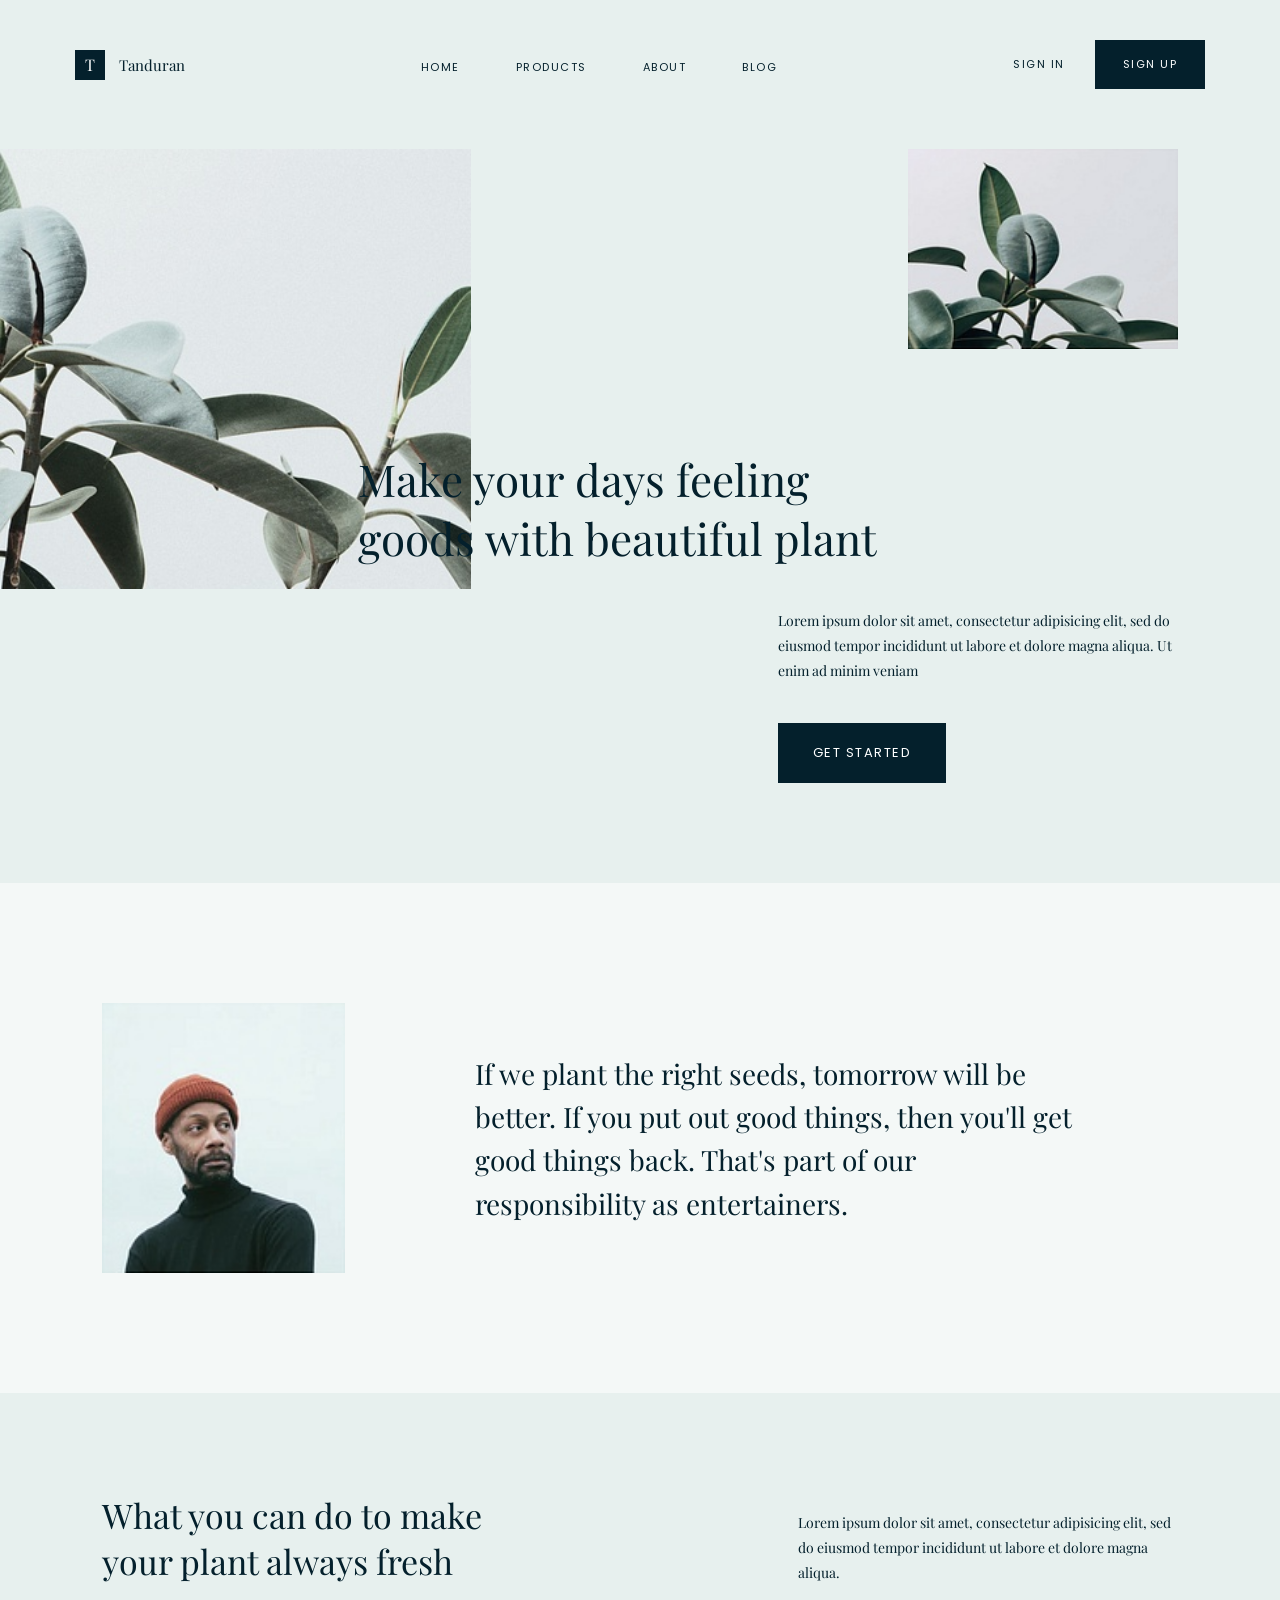
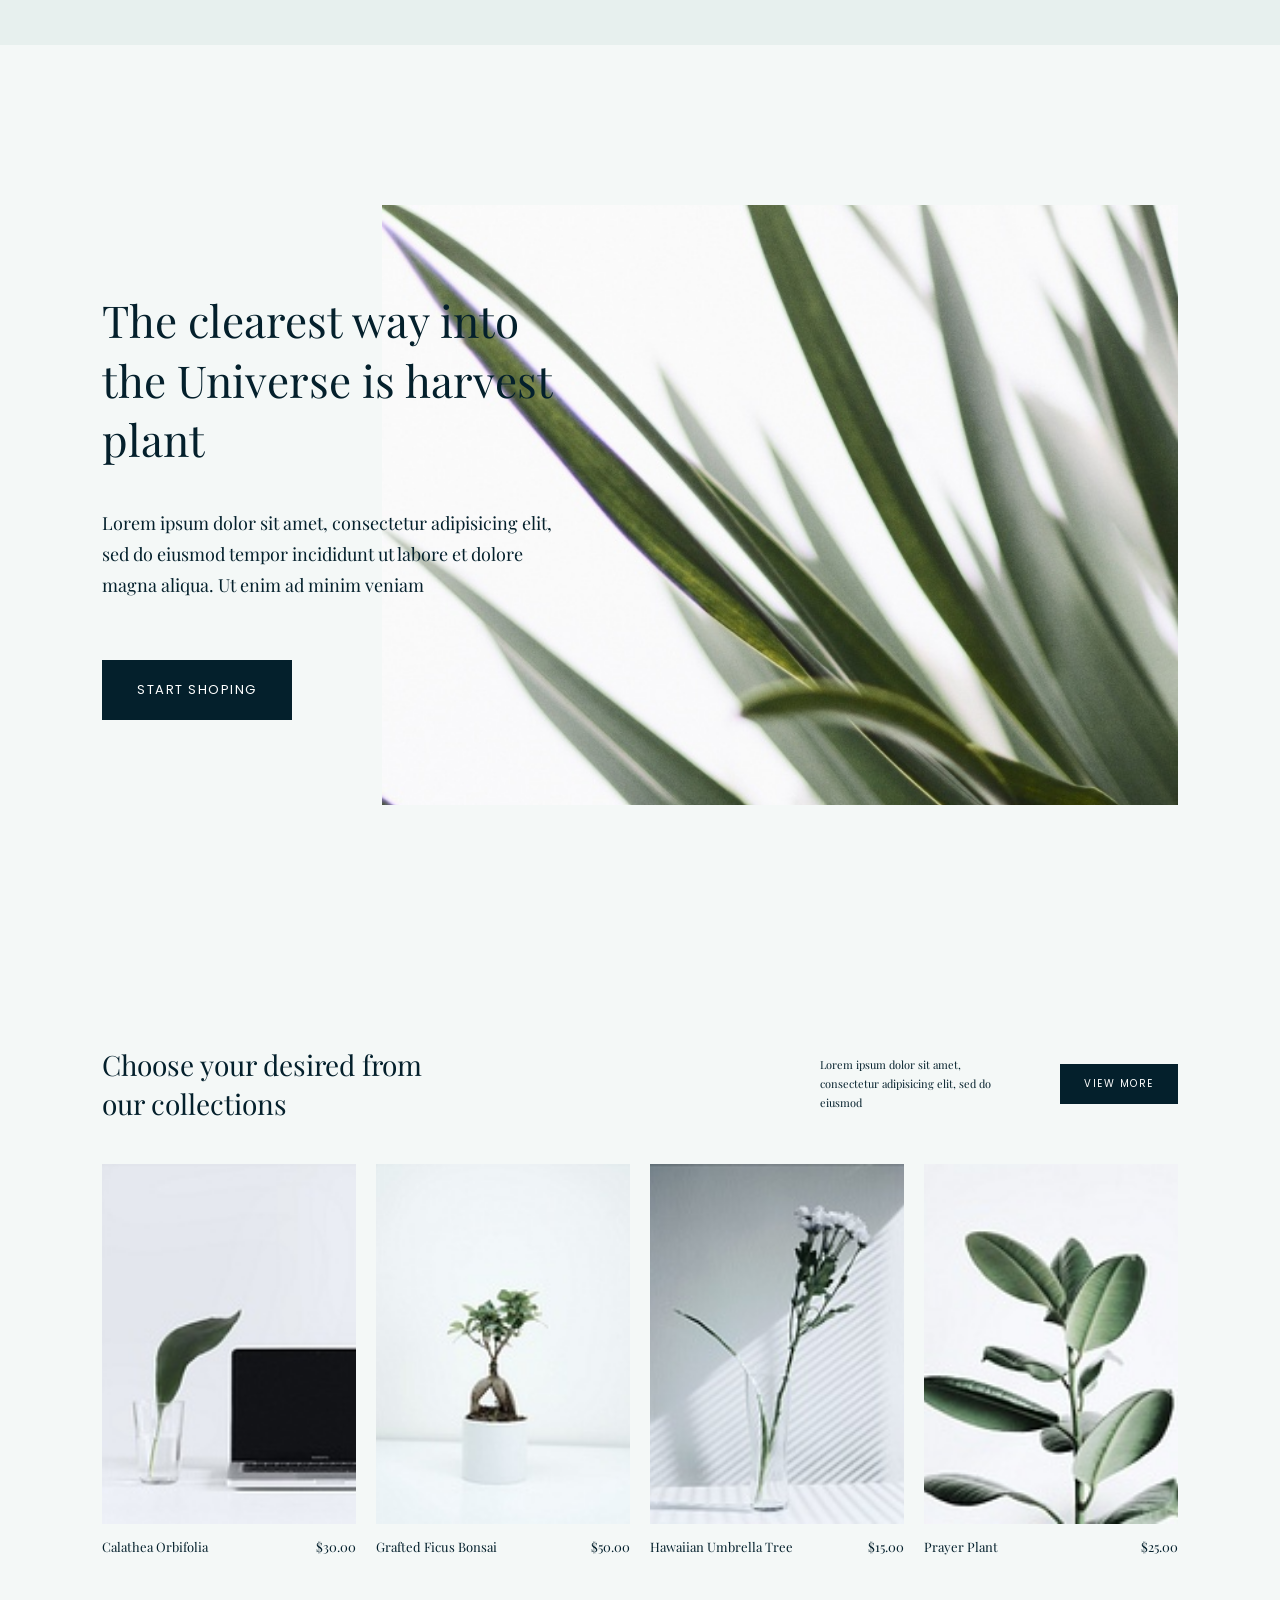
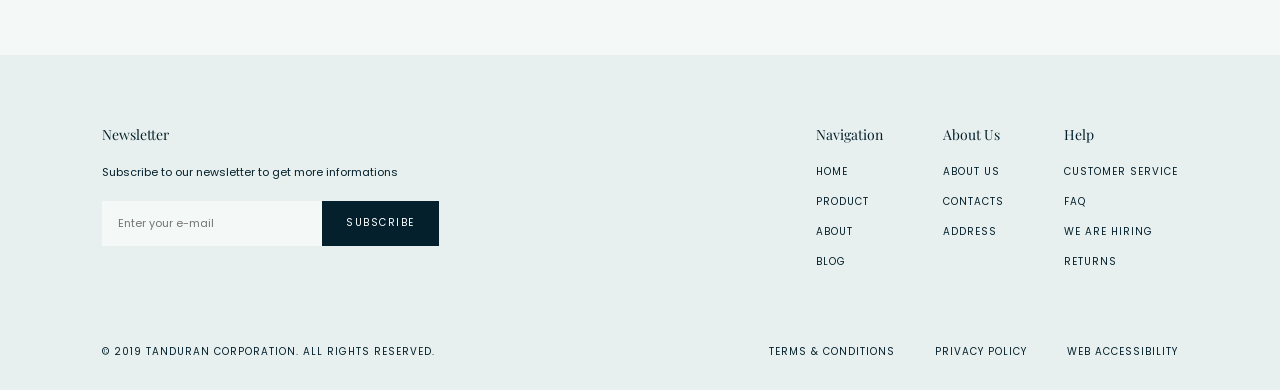
<file: index.html>
<!DOCTYPE html>
<html lang="en">
<head>
  <meta charset="UTF-8">
  <meta name="viewport" content="width=device-width, initial-scale=1.0">
  <title>Tanduran - Plant Landing Page</title>

  <link rel="preconnect" href="https://fonts.googleapis.com">
  <link rel="preconnect" href="https://fonts.gstatic.com" crossorigin>
  <link href="https://fonts.googleapis.com/css2?family=Playfair+Display:wght@400;500&family=Poppins:wght@400;500&display=swap" rel="stylesheet">

  <link rel="stylesheet" href="hero-section/hero.css">
  <link rel="stylesheet" href="quote-section/quote.css">
  <link rel="stylesheet" href="feature-section/feature.css">
  <link rel="stylesheet" href="collections-section/collections.css">
  <link rel="stylesheet" href="footer-section/footer.css">
</head>
<body>

  <section class="hero" id="home">
    <nav class="navbar">
      <div class="logo">
        <span class="logo-box">T</span>
        <span class="logo-text">Tanduran</span>
      </div>

      <ul class="nav-links">
        <li><a href="#home">Home</a></li>
        <li><a href="#products">Products</a></li>
        <li><a href="#about">About</a></li>
        <li><a href="#blog">Blog</a></li>
      </ul>

      <div class="nav-buttons">
        <a href="#" class="sign-in">Sign In</a>
        <a href="#" class="btn">Sign Up</a>
      </div>
    </nav>

    <div class="hero-images">
      <img class="hero-big-image" src="images/hero-big.jpg" alt="Rubber plant leaves">
      <img class="hero-small-image" src="images/hero-small.jpg" alt="Rubber plant">
    </div>

    <div class="hero-text">
      <h1>Make your days feeling goods with beautiful plant</h1>
      <div class="hero-info">
        <p>Lorem ipsum dolor sit amet, consectetur adipisicing elit, sed do eiusmod tempor incididunt ut labore et dolore magna aliqua. Ut enim ad minim veniam</p>
        <a href="#" class="btn">Get Started</a>
      </div>
    </div>
  </section>

  <section class="quote" id="about">
    <img class="quote-photo" src="images/man.jpg" alt="Man in a red beanie">
    <p class="quote-text">If we plant the right seeds, tomorrow will be better. If you put out good things, then you'll get good things back. That's part of our responsibility as entertainers.</p>
  </section>

  <section class="feature">
    <div class="feature-header">
      <h2>What you can do to make your plant always fresh</h2>
      <p>Lorem ipsum dolor sit amet, consectetur adipisicing elit, sed do eiusmod tempor incididunt ut labore et dolore magna aliqua.</p>
    </div>

    <div class="feature-body">
      <div class="feature-text">
        <h2>The clearest way into the Universe is harvest plant</h2>
        <p>Lorem ipsum dolor sit amet, consectetur adipisicing elit, sed do eiusmod tempor incididunt ut labore et dolore magna aliqua. Ut enim ad minim veniam</p>
        <a href="#" class="btn">Start Shoping</a>
      </div>
      <img class="feature-image" src="images/feature.jpg" alt="Green plant leaves">
    </div>
  </section>

  <section class="collections" id="products">
    <div class="collections-top">
      <h2>Choose your desired from our collections</h2>
      <div class="collections-right">
        <p>Lorem ipsum dolor sit amet, consectetur adipisicing elit, sed do eiusmod</p>
        <a href="#" class="btn small-btn">View More</a>
      </div>
    </div>

    <div class="cards">
      <div class="card">
        <img class="card-image" src="images/plant-1.jpg" alt="Plant 1">
        <div class="card-info">
          <span>Calathea Orbifolia</span>
          <span>$30.00</span>
        </div>
      </div>

      <div class="card">
        <img class="card-image" src="images/plant-2.jpg" alt="Plant 2">
        <div class="card-info">
          <span>Grafted Ficus Bonsai</span>
          <span>$50.00</span>
        </div>
      </div>

      <div class="card">
        <img class="card-image" src="images/plant-3.jpg" alt="Plant 3">
        <div class="card-info">
          <span>Hawaiian Umbrella Tree</span>
          <span>$15.00</span>
        </div>
      </div>

      <div class="card">
        <img class="card-image" src="images/plant-4.jpg" alt="Plant 4">
        <div class="card-info">
          <span>Prayer Plant</span>
          <span>$25.00</span>
        </div>
      </div>
    </div>
  </section>

  <footer class="footer" id="blog">
    <div class="footer-top">
      <div class="newsletter">
        <h4>Newsletter</h4>
        <p>Subscribe to our newsletter to get more informations</p>
        <div class="newsletter-form">
          <input type="email" placeholder="Enter your e-mail">
          <button type="button">Subscribe</button>
        </div>
      </div>

      <div class="footer-columns">
        <div class="footer-column">
          <h4>Navigation</h4>
          <a href="#">Home</a>
          <a href="#">Product</a>
          <a href="#">About</a>
          <a href="#">Blog</a>
        </div>

        <div class="footer-column">
          <h4>About Us</h4>
          <a href="#">About Us</a>
          <a href="#">Contacts</a>
          <a href="#">Address</a>
        </div>

        <div class="footer-column">
          <h4>Help</h4>
          <a href="#">Customer Service</a>
          <a href="#">FAQ</a>
          <a href="#">We Are Hiring</a>
          <a href="#">Returns</a>
        </div>
      </div>
    </div>

    <div class="footer-bottom">
      <p>&copy; 2019 Tanduran Corporation. All rights reserved.</p>
      <div class="footer-legal">
        <a href="#">Terms &amp; Conditions</a>
        <a href="#">Privacy Policy</a>
        <a href="#">Web Accessibility</a>
      </div>
    </div>
  </footer>

</body>
</html>
</file>
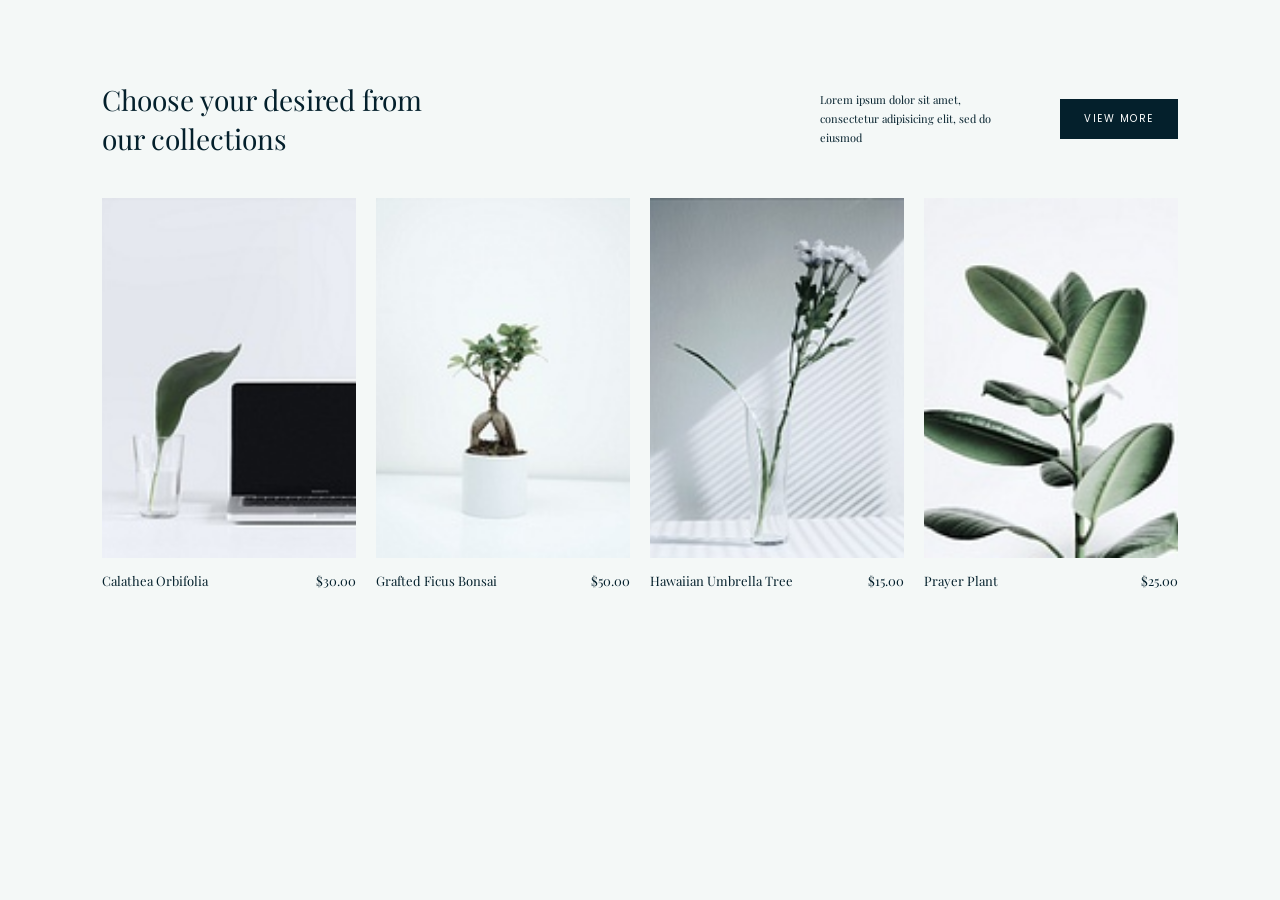
<file: collections-section/collections.html>
<!DOCTYPE html>
<html lang="en">
<head>
  <meta charset="UTF-8">
  <meta name="viewport" content="width=device-width, initial-scale=1.0">
  <title>Tanduran - Collections</title>

  <link rel="preconnect" href="https://fonts.googleapis.com">
  <link rel="preconnect" href="https://fonts.gstatic.com" crossorigin>
  <link href="https://fonts.googleapis.com/css2?family=Playfair+Display:wght@400;500&family=Poppins:wght@400;500&display=swap" rel="stylesheet">

  <link rel="stylesheet" href="collections.css">
</head>
<body>

  <section class="collections" id="products">
    <div class="collections-top">
      <h2>Choose your desired from our collections</h2>
      <div class="collections-right">
        <p>Lorem ipsum dolor sit amet, consectetur adipisicing elit, sed do eiusmod</p>
        <a href="#" class="btn small-btn">View More</a>
      </div>
    </div>

    <div class="cards">
      <div class="card">
        <img class="card-image" src="../images/plant-1.jpg" alt="Plant 1">
        <div class="card-info">
          <span>Calathea Orbifolia</span>
          <span>$30.00</span>
        </div>
      </div>

      <div class="card">
        <img class="card-image" src="../images/plant-2.jpg" alt="Plant 2">
        <div class="card-info">
          <span>Grafted Ficus Bonsai</span>
          <span>$50.00</span>
        </div>
      </div>

      <div class="card">
        <img class="card-image" src="../images/plant-3.jpg" alt="Plant 3">
        <div class="card-info">
          <span>Hawaiian Umbrella Tree</span>
          <span>$15.00</span>
        </div>
      </div>

      <div class="card">
        <img class="card-image" src="../images/plant-4.jpg" alt="Plant 4">
        <div class="card-info">
          <span>Prayer Plant</span>
          <span>$25.00</span>
        </div>
      </div>
    </div>
  </section>

</body>
</html>
</file>
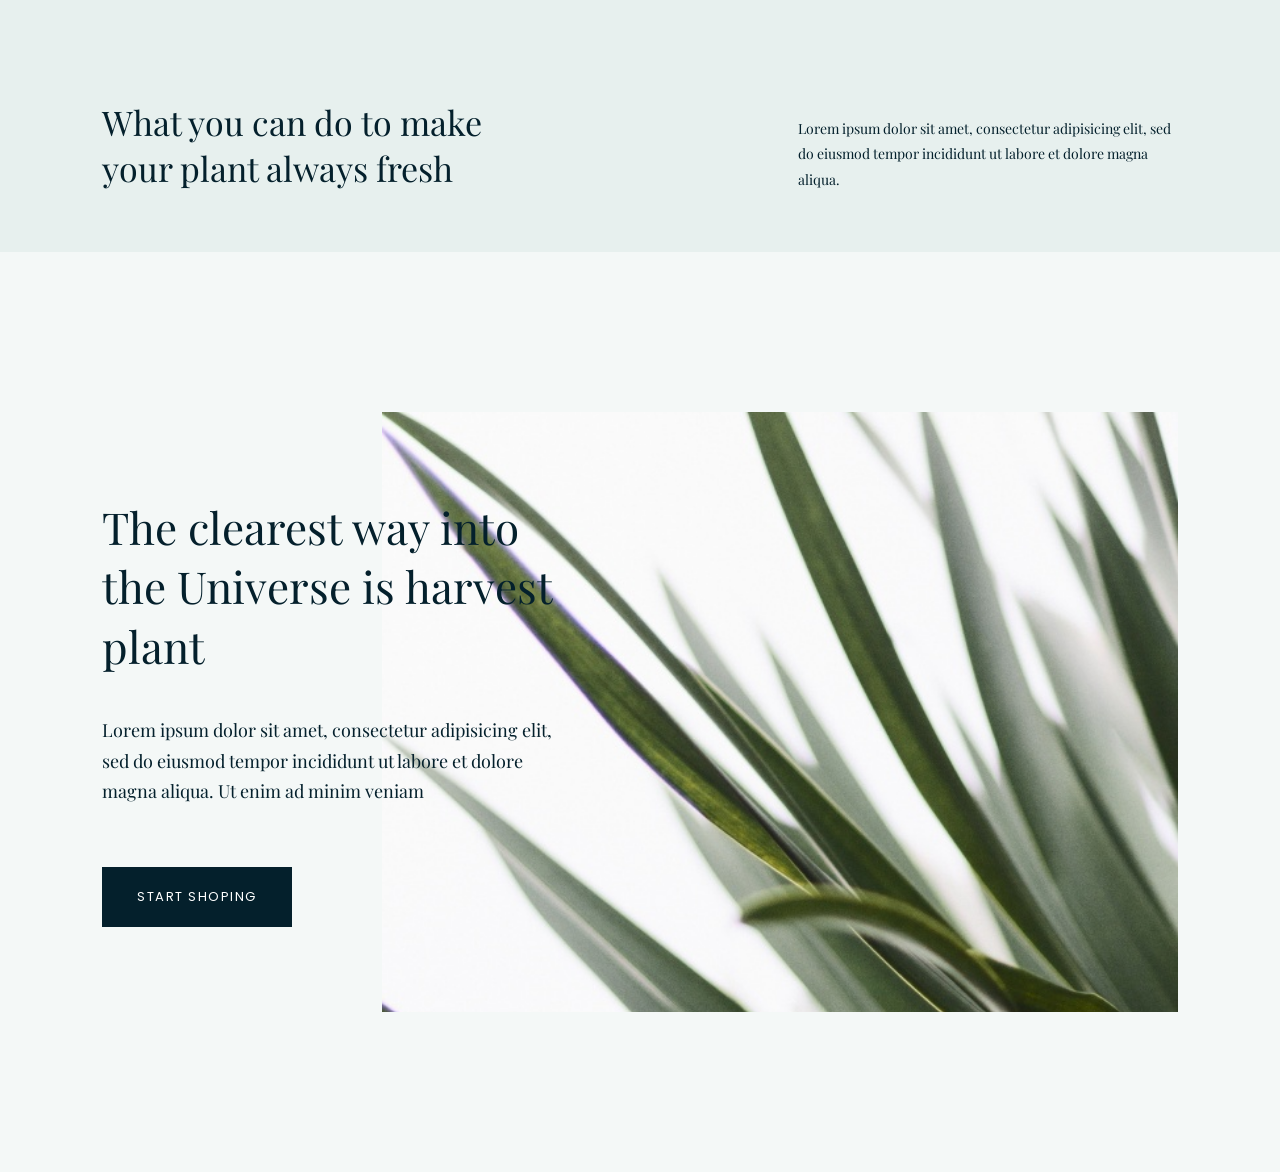
<file: feature-section/feature.html>
<!DOCTYPE html>
<html lang="en">
<head>
  <meta charset="UTF-8">
  <meta name="viewport" content="width=device-width, initial-scale=1.0">
  <title>Tanduran - Feature</title>

  <link rel="preconnect" href="https://fonts.googleapis.com">
  <link rel="preconnect" href="https://fonts.gstatic.com" crossorigin>
  <link href="https://fonts.googleapis.com/css2?family=Playfair+Display:wght@400;500&family=Poppins:wght@400;500&display=swap" rel="stylesheet">

  <link rel="stylesheet" href="feature.css">
</head>
<body>

  <section class="feature">
    <div class="feature-header">
      <h2>What you can do to make your plant always fresh</h2>
      <p>Lorem ipsum dolor sit amet, consectetur adipisicing elit, sed do eiusmod tempor incididunt ut labore et dolore magna aliqua.</p>
    </div>

    <div class="feature-body">
      <div class="feature-text">
        <h2>The clearest way into the Universe is harvest plant</h2>
        <p>Lorem ipsum dolor sit amet, consectetur adipisicing elit, sed do eiusmod tempor incididunt ut labore et dolore magna aliqua. Ut enim ad minim veniam</p>
        <a href="#" class="btn">Start Shoping</a>
      </div>
      <img class="feature-image" src="../images/feature.jpg" alt="Green plant leaves">
    </div>
  </section>

</body>
</html>
</file>
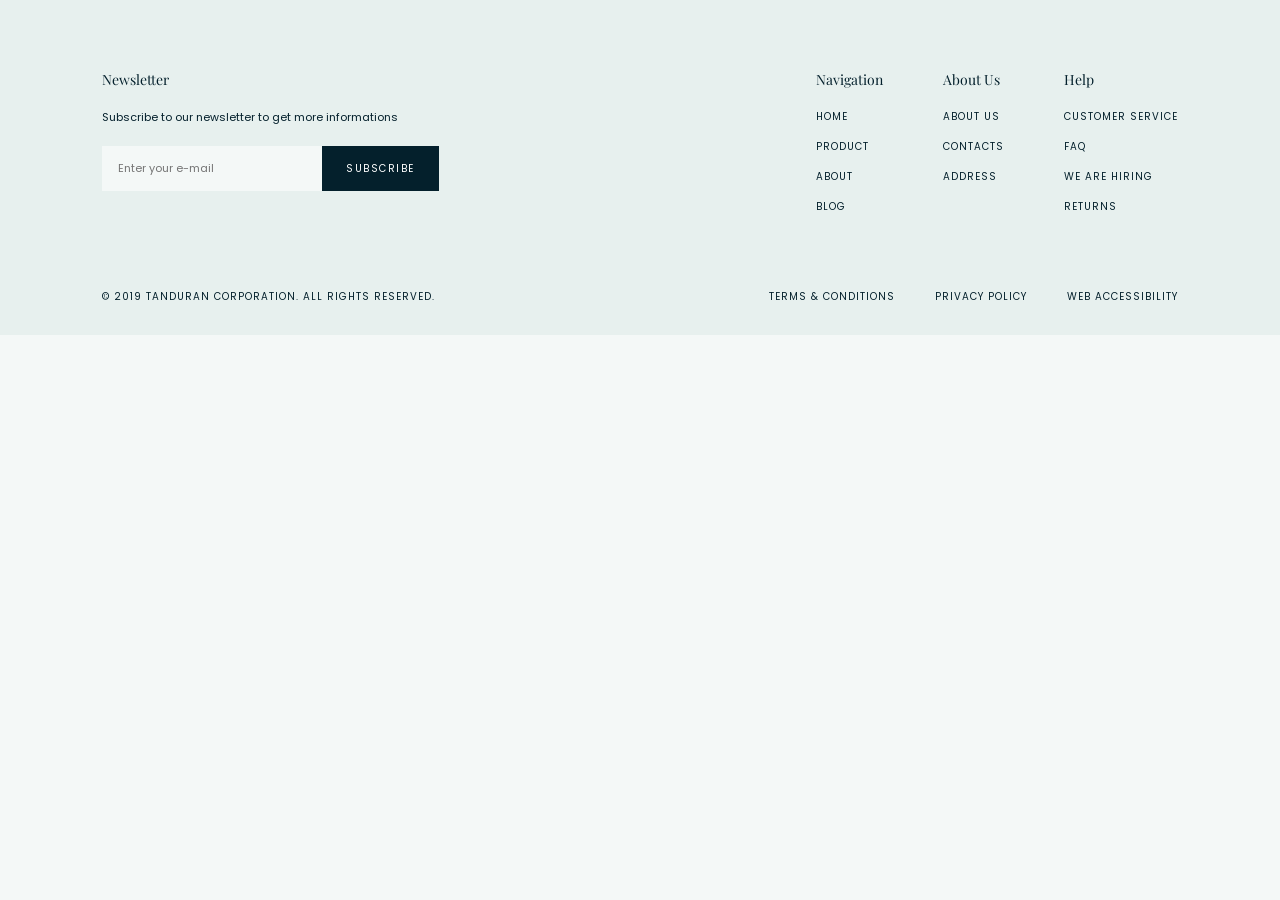
<file: footer-section/footer.html>
<!DOCTYPE html>
<html lang="en">
<head>
  <meta charset="UTF-8">
  <meta name="viewport" content="width=device-width, initial-scale=1.0">
  <title>Tanduran - Footer</title>

  <link rel="preconnect" href="https://fonts.googleapis.com">
  <link rel="preconnect" href="https://fonts.gstatic.com" crossorigin>
  <link href="https://fonts.googleapis.com/css2?family=Playfair+Display:wght@400;500&family=Poppins:wght@400;500&display=swap" rel="stylesheet">

  <link rel="stylesheet" href="footer.css">
</head>
<body>

  <footer class="footer" id="blog">
    <div class="footer-top">
      <div class="newsletter">
        <h4>Newsletter</h4>
        <p>Subscribe to our newsletter to get more informations</p>
        <div class="newsletter-form">
          <input type="email" placeholder="Enter your e-mail">
          <button type="button">Subscribe</button>
        </div>
      </div>

      <div class="footer-columns">
        <div class="footer-column">
          <h4>Navigation</h4>
          <a href="#">Home</a>
          <a href="#">Product</a>
          <a href="#">About</a>
          <a href="#">Blog</a>
        </div>

        <div class="footer-column">
          <h4>About Us</h4>
          <a href="#">About Us</a>
          <a href="#">Contacts</a>
          <a href="#">Address</a>
        </div>

        <div class="footer-column">
          <h4>Help</h4>
          <a href="#">Customer Service</a>
          <a href="#">FAQ</a>
          <a href="#">We Are Hiring</a>
          <a href="#">Returns</a>
        </div>
      </div>
    </div>

    <div class="footer-bottom">
      <p>&copy; 2019 Tanduran Corporation. All rights reserved.</p>
      <div class="footer-legal">
        <a href="#">Terms &amp; Conditions</a>
        <a href="#">Privacy Policy</a>
        <a href="#">Web Accessibility</a>
      </div>
    </div>
  </footer>

</body>
</html>
</file>
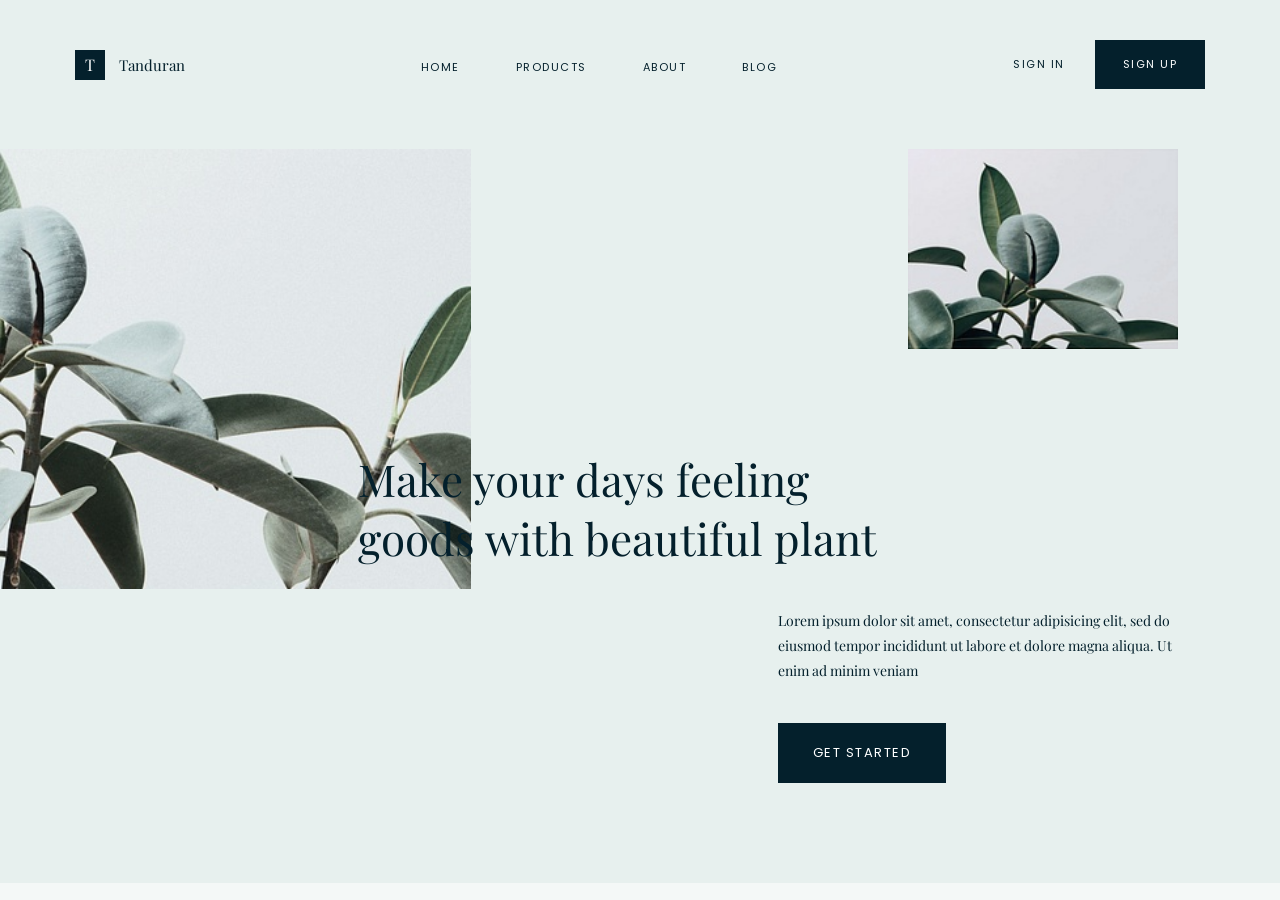
<file: hero-section/hero.html>
<!DOCTYPE html>
<html lang="en">
<head>
  <meta charset="UTF-8">
  <meta name="viewport" content="width=device-width, initial-scale=1.0">
  <title>Tanduran - Hero</title>

  <link rel="preconnect" href="https://fonts.googleapis.com">
  <link rel="preconnect" href="https://fonts.gstatic.com" crossorigin>
  <link href="https://fonts.googleapis.com/css2?family=Playfair+Display:wght@400;500&family=Poppins:wght@400;500&display=swap" rel="stylesheet">

  <link rel="stylesheet" href="hero.css">
</head>
<body>

  <section class="hero" id="home">
    <nav class="navbar">
      <div class="logo">
        <span class="logo-box">T</span>
        <span class="logo-text">Tanduran</span>
      </div>

      <ul class="nav-links">
        <li><a href="#home">Home</a></li>
        <li><a href="#products">Products</a></li>
        <li><a href="#about">About</a></li>
        <li><a href="#blog">Blog</a></li>
      </ul>

      <div class="nav-buttons">
        <a href="#" class="sign-in">Sign In</a>
        <a href="#" class="btn">Sign Up</a>
      </div>
    </nav>

    <div class="hero-images">
      <img class="hero-big-image" src="../images/hero-big.jpg" alt="Rubber plant leaves">
      <img class="hero-small-image" src="../images/hero-small.jpg" alt="Rubber plant">
    </div>

    <div class="hero-text">
      <h1>Make your days feeling goods with beautiful plant</h1>
      <div class="hero-info">
        <p>Lorem ipsum dolor sit amet, consectetur adipisicing elit, sed do eiusmod tempor incididunt ut labore et dolore magna aliqua. Ut enim ad minim veniam</p>
        <a href="#" class="btn">Get Started</a>
      </div>
    </div>
  </section>

</body>
</html>
</file>
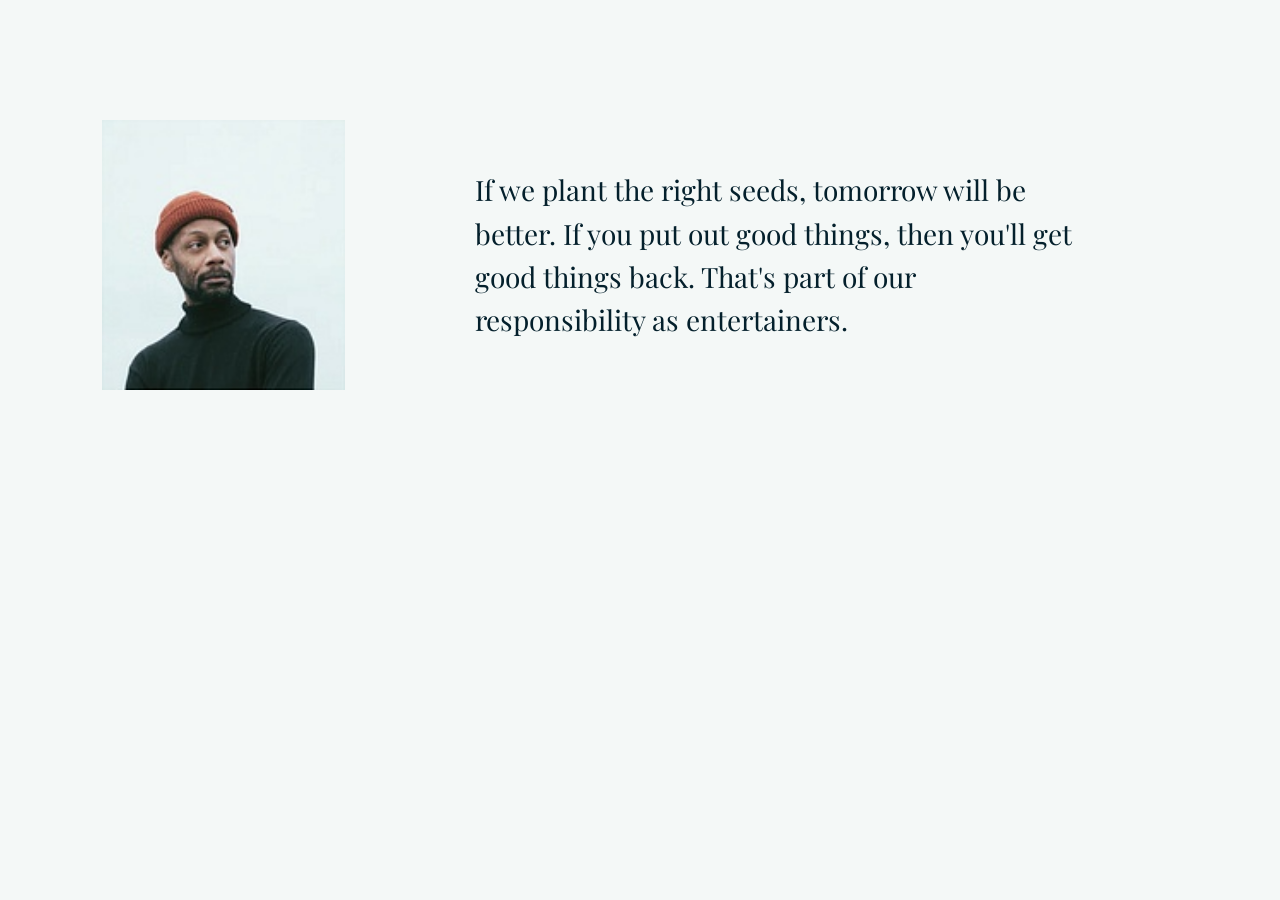
<file: quote-section/quote.html>
<!DOCTYPE html>
<html lang="en">
<head>
  <meta charset="UTF-8">
  <meta name="viewport" content="width=device-width, initial-scale=1.0">
  <title>Tanduran - Quote</title>

  <link rel="preconnect" href="https://fonts.googleapis.com">
  <link rel="preconnect" href="https://fonts.gstatic.com" crossorigin>
  <link href="https://fonts.googleapis.com/css2?family=Playfair+Display:wght@400;500&family=Poppins:wght@400;500&display=swap" rel="stylesheet">

  <link rel="stylesheet" href="quote.css">
</head>
<body>

  <section class="quote" id="about">
    <img class="quote-photo" src="../images/man.jpg" alt="Man in a red beanie">
    <p class="quote-text">If we plant the right seeds, tomorrow will be better. If you put out good things, then you'll get good things back. That's part of our responsibility as entertainers.</p>
  </section>

</body>
</html>
</file>
<file: hero-section/hero.css>
html {
  scroll-behavior: smooth;
}

* {
  margin: 0;
  padding: 0;
  box-sizing: border-box;
}

body {
  font-family: 'Playfair Display', serif;
  background-color: #f4f8f7;
  color: #04202c;
}

a {
  text-decoration: none;
  color: inherit;
}

ul {
  list-style: none;
}

.btn {
  display: inline-block;
  background-color: #04202c;
  color: #ffffff;
  font-family: 'Poppins', sans-serif;
  font-size: 13px;
  letter-spacing: 1.5px;
  text-transform: uppercase;
  padding: 20px 35px;
  cursor: pointer;
  transition: background-color 0.3s;
}

.btn:hover {
  background-color: #0d4258;
}

.small-btn {
  font-size: 10px;
  padding: 12px 24px;
}

.hero {
  background-color: #e7f0ee;
  padding-bottom: 100px;
  overflow: hidden;
}

.navbar {
  display: flex;
  flex-wrap: wrap;
  justify-content: space-between;
  align-items: center;
  gap: 20px;
  max-width: 1170px;
  margin: 0 auto;
  padding: 40px 20px;
}

.logo {
  display: flex;
  align-items: center;
}

.logo-box {
  display: flex;
  justify-content: center;
  align-items: center;
  width: 30px;
  height: 30px;
  background-color: #04202c;
  color: #ffffff;
  font-size: 16px;
  margin-right: 14px;
}

.logo-text {
  font-size: 15px;
}

.nav-links {
  display: flex;
  flex-wrap: wrap;
  justify-content: center;
  gap: 10px 56px;
}

.nav-links a,
.sign-in {
  transition: opacity 0.3s;
  font-family: 'Poppins', sans-serif;
  font-size: 11px;
  letter-spacing: 1.5px;
  text-transform: uppercase;
}

.nav-buttons {
  display: flex;
  flex-wrap: wrap;
  justify-content: center;
  align-items: center;
  gap: 15px 30px;
}

.nav-buttons .btn {
  font-size: 11px;
  padding: 16px 28px;
}

.hero-images {
  display: flex;
  justify-content: space-between;
  align-items: flex-start;
  margin-top: 20px;
  padding-right: 8%;
}

.hero-big-image {
  flex: 0 1 40%;
  min-width: 0;
  height: 440px;
  background-color: #c9d3d2;
  object-fit: cover;
  object-position: center;
}

.hero-text {
  position: relative;
  display: flex;
  flex-direction: column;
  margin-top: -140px;
  padding: 0 8% 0 28%;
}

.hero-small-image {
  flex: 0 1 270px;
  min-width: 0;
  height: 200px;
  background-color: #c9d3d2;
  object-fit: cover;
  object-position: center;
}

.hero-text h1 {
  font-size: 44px;
  font-weight: 400;
  line-height: 1.35;
  max-width: 540px;
}

.hero-info {
  align-self: flex-end;
  max-width: 400px;
  margin-top: 40px;
}

.hero-info p {
  font-size: 14px;
  line-height: 1.8;
  margin-bottom: 40px;
}

.nav-links a:hover,
.sign-in:hover {
  opacity: 0.6;
}
</file>
<file: quote-section/quote.css>
html {
  scroll-behavior: smooth;
}

* {
  margin: 0;
  padding: 0;
  box-sizing: border-box;
}

body {
  font-family: 'Playfair Display', serif;
  background-color: #f4f8f7;
  color: #04202c;
}

a {
  text-decoration: none;
  color: inherit;
}

ul {
  list-style: none;
}

.btn {
  display: inline-block;
  background-color: #04202c;
  color: #ffffff;
  font-family: 'Poppins', sans-serif;
  font-size: 13px;
  letter-spacing: 1.5px;
  text-transform: uppercase;
  padding: 20px 35px;
  cursor: pointer;
  transition: background-color 0.3s;
}

.btn:hover {
  background-color: #0d4258;
}

.small-btn {
  font-size: 10px;
  padding: 12px 24px;
}

.quote {
  display: flex;
  flex-wrap: wrap;
  align-items: center;
  gap: 40px 130px;
  max-width: 1440px;
  margin: 0 auto;
  padding: 120px 8%;
}

.quote-photo {
  flex: 0 0 240px;
  max-width: 100%;
  height: 270px;
  background-color: #c9d3d2;
  object-fit: cover;
  object-position: center;
}

.quote-text {
  flex: 1 1 300px;
  max-width: 600px;
  font-size: 28px;
  line-height: 1.55;
}
</file>
<file: feature-section/feature.css>
html {
  scroll-behavior: smooth;
}

* {
  margin: 0;
  padding: 0;
  box-sizing: border-box;
}

body {
  font-family: 'Playfair Display', serif;
  background-color: #f4f8f7;
  color: #04202c;
}

a {
  text-decoration: none;
  color: inherit;
}

ul {
  list-style: none;
}

.btn {
  display: inline-block;
  background-color: #04202c;
  color: #ffffff;
  font-family: 'Poppins', sans-serif;
  font-size: 13px;
  letter-spacing: 1.5px;
  text-transform: uppercase;
  padding: 20px 35px;
  cursor: pointer;
  transition: background-color 0.3s;
}

.btn:hover {
  background-color: #0d4258;
}

.small-btn {
  font-size: 10px;
  padding: 12px 24px;
}

.feature-header {
  display: flex;
  flex-wrap: wrap;
  justify-content: space-between;
  align-items: flex-end;
  gap: 30px;
  background-color: #e7f0ee;
  padding: 100px 8% 60px;
}

.feature-header h2 {
  flex: 1 1 300px;
  max-width: 400px;
  font-size: 34px;
  font-weight: 400;
  line-height: 1.35;
}

.feature-header p {
  flex: 1 1 280px;
  max-width: 380px;
  font-size: 14px;
  line-height: 1.8;
}

.feature-body {
  display: flex;
  align-items: center;
  background-color: #f4f8f7;
  padding: 160px 8%;
}

.feature-text {
  position: relative;
  z-index: 2;
  flex: 0 0 45%;
}

.feature-text h2 {
  font-size: 44px;
  font-weight: 400;
  line-height: 1.35;
  margin-bottom: 40px;
}

.feature-text p {
  font-size: 18px;
  line-height: 1.7;
  max-width: 460px;
  margin-bottom: 60px;
}

.feature-image {
  flex: 1;
  min-width: 0;
  height: 600px;
  margin-left: -19%;
  background-color: #c9d3d2;
  object-fit: cover;
  object-position: center;
}
</file>
<file: collections-section/collections.css>
html {
  scroll-behavior: smooth;
}

* {
  margin: 0;
  padding: 0;
  box-sizing: border-box;
}

body {
  font-family: 'Playfair Display', serif;
  background-color: #f4f8f7;
  color: #04202c;
}

a {
  text-decoration: none;
  color: inherit;
}

ul {
  list-style: none;
}

.btn {
  display: inline-block;
  background-color: #04202c;
  color: #ffffff;
  font-family: 'Poppins', sans-serif;
  font-size: 13px;
  letter-spacing: 1.5px;
  text-transform: uppercase;
  padding: 20px 35px;
  cursor: pointer;
  transition: background-color 0.3s;
}

.btn:hover {
  background-color: #0d4258;
}

.small-btn {
  font-size: 10px;
  padding: 12px 24px;
}

.collections {
  padding: 80px 8% 100px;
  background-color: #f4f8f7;
}

.collections-top {
  display: flex;
  flex-wrap: wrap;
  justify-content: space-between;
  align-items: center;
  gap: 20px;
  margin-bottom: 40px;
}

.collections-top h2 {
  max-width: 330px;
  font-size: 28px;
  font-weight: 400;
  line-height: 1.4;
}

.collections-right {
  display: flex;
  flex-wrap: wrap;
  align-items: center;
  gap: 20px 40px;
}

.collections-right p {
  max-width: 200px;
  font-size: 11px;
  line-height: 1.7;
}

.cards {
  display: flex;
  flex-wrap: wrap;
  gap: 30px 20px;
}

.card {
  transition: transform 0.3s;
  flex: 1 1 200px;
  max-width: 280px;
}

.card-image {
  display: block;
  width: 100%;
  height: 360px;
  background-color: #dfe6e5;
  object-fit: cover;
  object-position: center;
}

.card-info {
  display: flex;
  justify-content: space-between;
  gap: 10px;
  margin-top: 14px;
  font-size: 13px;
}

.card:hover {
  transform: translateY(-6px);
}
</file>
<file: footer-section/footer.css>
html {
  scroll-behavior: smooth;
}

* {
  margin: 0;
  padding: 0;
  box-sizing: border-box;
}

body {
  font-family: 'Playfair Display', serif;
  background-color: #f4f8f7;
  color: #04202c;
}

a {
  text-decoration: none;
  color: inherit;
}

ul {
  list-style: none;
}

.btn {
  display: inline-block;
  background-color: #04202c;
  color: #ffffff;
  font-family: 'Poppins', sans-serif;
  font-size: 13px;
  letter-spacing: 1.5px;
  text-transform: uppercase;
  padding: 20px 35px;
  cursor: pointer;
  transition: background-color 0.3s;
}

.btn:hover {
  background-color: #0d4258;
}

.small-btn {
  font-size: 10px;
  padding: 12px 24px;
}

.footer {
  background-color: #e7f0ee;
  padding: 70px 8% 30px;
}

.footer-top {
  display: flex;
  flex-wrap: wrap;
  justify-content: space-between;
  gap: 40px;
}

.newsletter h4,
.footer-column h4 {
  font-size: 14px;
  font-weight: 400;
  margin-bottom: 20px;
}

.newsletter p {
  font-family: 'Poppins', sans-serif;
  font-size: 11px;
  margin-bottom: 20px;
}

.newsletter-form {
  display: flex;
  flex-wrap: wrap;
}

.newsletter-form input {
  width: 220px;
  padding: 14px 16px;
  border: none;
  background-color: #f4f8f7;
  font-family: 'Poppins', sans-serif;
  font-size: 11px;
}

.newsletter-form button {
  transition: background-color 0.3s;
  padding: 14px 24px;
  border: none;
  background-color: #04202c;
  color: #ffffff;
  font-family: 'Poppins', sans-serif;
  font-size: 10px;
  letter-spacing: 1.5px;
  text-transform: uppercase;
  cursor: pointer;
}

.footer-columns {
  display: flex;
  flex-wrap: wrap;
  gap: 30px 60px;
}

.footer-column {
  display: flex;
  flex-direction: column;
}

.footer-column a {
  transition: opacity 0.3s;
  font-family: 'Poppins', sans-serif;
  font-size: 10px;
  letter-spacing: 1px;
  text-transform: uppercase;
  margin-bottom: 14px;
}

.footer-bottom {
  display: flex;
  flex-wrap: wrap;
  justify-content: space-between;
  align-items: center;
  gap: 20px;
  margin-top: 60px;
  font-family: 'Poppins', sans-serif;
  font-size: 10px;
  letter-spacing: 1px;
  text-transform: uppercase;
}

.footer-legal {
  display: flex;
  flex-wrap: wrap;
  gap: 10px 40px;
}

.footer-column a:hover,
.footer-legal a:hover {
  opacity: 0.6;
}

.newsletter-form input:focus {
  outline: 2px solid #04202c;
}

.newsletter-form button:hover {
  background-color: #0d4258;
}
</file>
